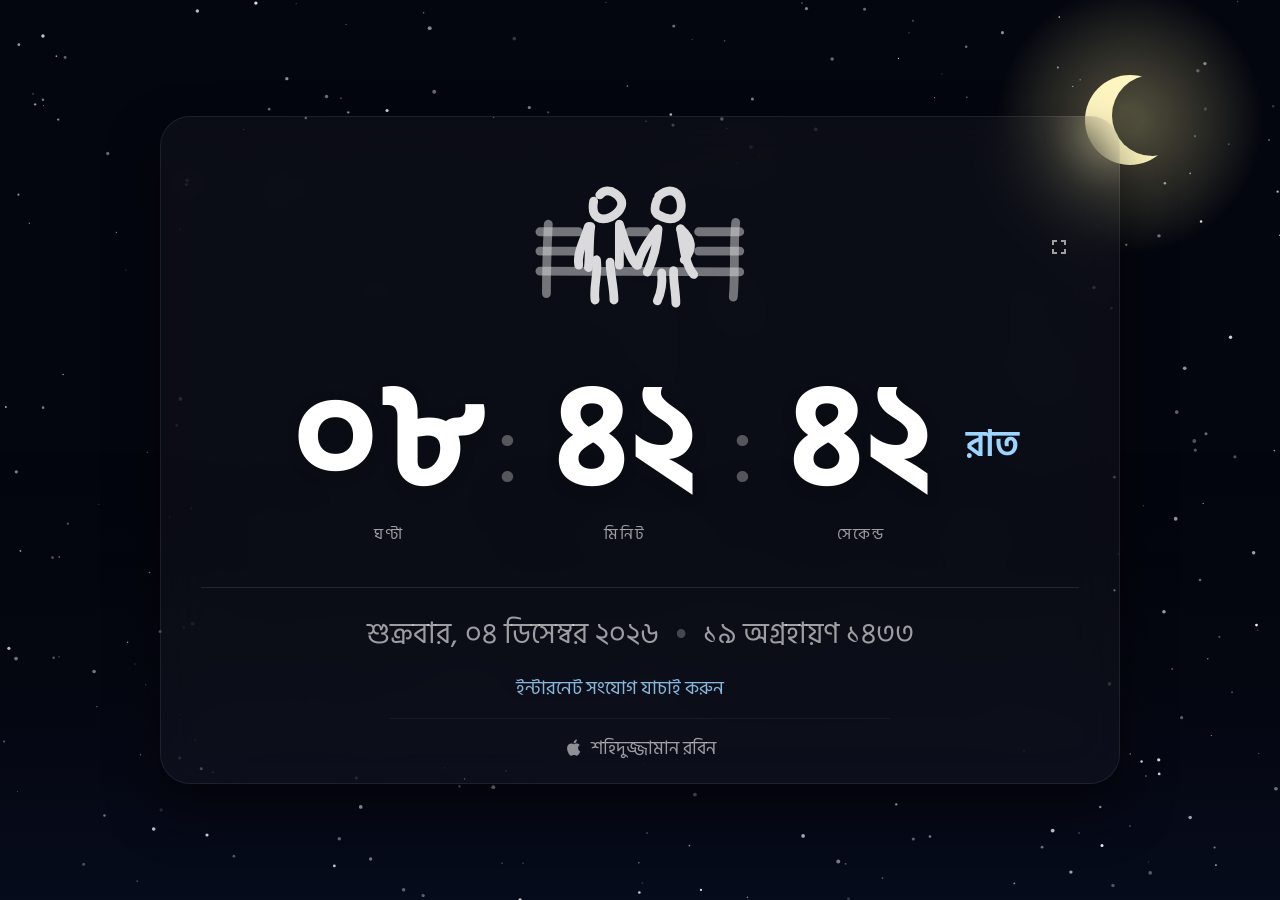
<file: index.html>
<!DOCTYPE html>
<html lang="bn">
<head>
    <meta charset="UTF-8">
    <meta name="viewport" content="width=device-width, initial-scale=1.0">
    <title>আধুনিক বাংলা ডিজিটাল ঘড়ি | Bangla Digital Clock</title>
    <link rel="stylesheet" href="style.css?v=1.17">
    <link href="https://fonts.googleapis.com/css2?family=Hind+Siliguri:wght@300;400;500;600;700&display=swap" rel="stylesheet">
</head>
<body>
    <canvas id="stars-canvas"></canvas>
    <div class="background-decor">
        <div class="circle circle-1"></div>
        <div class="circle circle-2"></div>
    </div>
    
    <main class="clock-container">
        <div class="glass-card">
            <header class="clock-header">
                <div style="width: 40px;"></div>
                <div class="couple-container">
                    <svg viewBox="0 0 400 400" fill="none" xmlns="http://www.w3.org/2000/svg">
                        <path d="M33.2803 158.651C31.3612 195.622 29.874 258.794 29.874 284.684" stroke="currentColor" stroke-opacity="0.5" stroke-width="16" stroke-linecap="round" stroke-linejoin="round"/>
                        <path d="M373.955 155.244C369.325 200.546 373.766 245.979 369.575 291.175" stroke="currentColor" stroke-opacity="0.5" stroke-width="16" stroke-linecap="round" stroke-linejoin="round"/>
                        <path d="M18 243.808C136.519 244.281 267.543 244.804 381.417 245.258" stroke="currentColor" stroke-opacity="0.5" stroke-width="16" stroke-linecap="round" stroke-linejoin="round"/>
                        <path d="M88.2517 172.304C65.0964 172.304 41.3253 172.304 18 172.304" stroke="currentColor" stroke-opacity="0.5" stroke-width="16" stroke-linecap="round" stroke-linejoin="round"/>
                        <path d="M211.114 172.275C201.009 172.275 190.636 172.275 180.457 172.275" stroke="currentColor" stroke-opacity="0.5" stroke-width="16" stroke-linecap="round" stroke-linejoin="round"/>
                        <path d="M381.423 172.275C356.723 172.275 331.366 172.275 306.485 172.275" stroke="currentColor" stroke-opacity="0.5" stroke-width="16" stroke-linecap="round" stroke-linejoin="round"/>
                        <path d="M88.2517 207.43C65.0964 207.43 41.3253 207.43 18 207.43" stroke="currentColor" stroke-opacity="0.5" stroke-width="16" stroke-linecap="round" stroke-linejoin="round"/>
                        <path d="M381.428 207.401C356.728 207.401 331.371 207.401 306.49 207.401" stroke="currentColor" stroke-opacity="0.5" stroke-width="16" stroke-linecap="round" stroke-linejoin="round"/>
                        <path d="M126.924 105.295C134.453 95.847 145.46 96.1992 155.093 102.785C199.058 132.859 103.485 181.364 115.786 116.587" stroke="currentColor" stroke-width="16" stroke-linecap="round" stroke-linejoin="round"/>
                        <path d="M233.997 107.456C282.711 65.7203 294.93 177.858 232.818 141.143C223.415 135.582 228.085 122.02 231.052 114.425" stroke="currentColor" stroke-width="16" stroke-linecap="round" stroke-linejoin="round"/>
                        <path d="M232.862 166.938C231.321 194.448 224.923 221.505 213.166 245.724" stroke="currentColor" stroke-width="16" stroke-linecap="round" stroke-linejoin="round"/>
                        <path d="M273.662 166.938C279.556 194.312 279.922 228.259 297.58 249.944" stroke="currentColor" stroke-width="16" stroke-linecap="round" stroke-linejoin="round"/>
                        <path d="M261.105 242.91C260.231 262.769 265.223 282.334 265.223 302" stroke="currentColor" stroke-width="16" stroke-linecap="round" stroke-linejoin="round"/>
                        <path d="M239.264 247.13C241.082 264.149 239.145 281.535 231.457 297.779" stroke="currentColor" stroke-width="16" stroke-linecap="round" stroke-linejoin="round"/>
                        <path d="M273.662 166.938C293.249 183.941 299.532 200.867 280.389 223.213" stroke="currentColor" stroke-width="16" stroke-linecap="round" stroke-linejoin="round"/>
                        <path d="M231.456 168.345C216.816 188.014 200.381 209.721 196.284 233.062" stroke="currentColor" stroke-width="16" stroke-linecap="round" stroke-linejoin="round"/>
                        <path d="M162.519 158.497C172.035 187.662 182.356 225.039 194.878 233.062" stroke="currentColor" stroke-width="16" stroke-linecap="round" stroke-linejoin="round"/>
                        <path d="M106.243 162.717C99.8715 184.433 84.6154 210.296 88.6112 233.062" stroke="currentColor" stroke-width="16" stroke-linecap="round" stroke-linejoin="round"/>
                        <path d="M110.463 162.717C106.928 185.886 108.781 211.862 106.242 237.283" stroke="currentColor" stroke-width="16" stroke-linecap="round" stroke-linejoin="round"/>
                        <path d="M162.519 162.717C162.519 186.124 162.519 209.523 162.519 233.062" stroke="currentColor" stroke-width="16" stroke-linecap="round" stroke-linejoin="round"/>
                        <path d="M120.799 223.214C124.716 247.87 114.636 272.305 118.326 296.372" stroke="currentColor" stroke-width="16" stroke-linecap="round" stroke-linejoin="round"/>
                        <path d="M145.635 227.434C145.901 250.59 152.669 273.297 152.669 296.372" stroke="currentColor" stroke-width="16" stroke-linecap="round" stroke-linejoin="round"/>
                    </svg>
                </div>
                <button id="fullscreen-btn" title="ফুল স্ক্রিন">
                    <svg viewBox="0 0 24 24" width="24" height="24"><path fill="currentColor" d="M7 14H5v5h5v-2H7v-3zm-2-4h2V7h3V5H5v5zm12 7h-3v2h5v-5h-2v3zM14 5v2h3v3h2V5h-5z"/></svg>
                </button>
            </header>

            <div class="time-display">
                <!-- Dummy AM/PM box to perfectly balance the layout and keep clock centered -->
                <div class="ampm-box" style="visibility: hidden;">
                    <span id="ampm-dummy">পূর্বাহ্ণ</span>
                </div>
                
                <div class="time-box" id="hours-box">
                    <div class="digit-box" id="hours">
                        <div class="digit-inner">
                            <span>০০</span>
                        </div>
                    </div>
                    <span class="label">ঘণ্টা</span>
                </div>
                <span class="separator">:</span>
                <div class="time-box" id="minutes-box">
                    <div class="digit-box" id="minutes">
                        <div class="digit-inner">
                            <span>০০</span>
                        </div>
                    </div>
                    <span class="label">মিনিট</span>
                </div>
                <span class="separator">:</span>
                <div class="time-box" id="seconds-box">
                    <div class="digit-box" id="seconds">
                        <div class="digit-inner">
                            <span>০০</span>
                        </div>
                    </div>
                    <span class="label">সেকেন্ড</span>
                </div>
                <div class="ampm-box" id="ampm-container">
                    <span id="ampm">পূর্বাহ্ণ</span>
                </div>
            </div>

            <footer class="date-display">
                <div id="full-date" class="full-date-text">শনিবার, ১ জানুয়ারি ২০২৬ || ১ বৈশাখ ১৪৩৩</div>
                <div id="location-container" class="location-wrapper">
                    <span id="location" class="location-text">স্থান নির্ধারণ করা হচ্ছে...</span>
                    <span id="weather-dot" class="dot-separator" style="opacity: 0;">•</span>
                    <span id="temp" class="temp-text"></span>
                </div>
                <div class="user-signature">
                    <svg class="mac-icon" viewBox="0 0 24 24" width="18" height="18"><path fill="currentColor" d="M18.71 19.5C17.88 20.74 17 21.95 15.66 21.97C14.32 22 13.89 21.18 12.37 21.18C10.84 21.18 10.37 21.95 9.09997 22C7.78997 22.05 6.79997 20.68 5.95997 19.47C4.24997 17 2.93997 12.45 4.69997 9.39C5.56997 7.87 7.12997 6.91 8.81997 6.88C10.1 6.86 11.32 7.75 12.11 7.75C12.89 7.75 14.37 6.68 15.92 6.84C16.57 6.87 18.39 7.1 19.56 8.82C19.47 8.88 17.39 10.1 17.41 12.63C17.44 15.65 20.06 16.66 20.09 16.67C20.06 16.74 19.67 18.11 18.71 19.5ZM13 3.5C13.73 2.67 14.94 2.04 15.94 2C16.07 3.17 15.6 4.35 14.9 5.19C14.21 6.04 13.07 6.7 11.95 6.61C11.8 5.46 12.36 4.26 13 3.5Z"/></svg>
                    <span class="user-name">শহিদুজ্জামান রবিন</span>
                </div>
            </footer>
        </div>
    </main>


    <script src="script.js"></script>
</body>
</html>
</file>
<file: style.css>
:root {
    --glass-bg: rgba(255, 255, 255, 0.03);
    --glass-border: rgba(255, 255, 255, 0.08);
    --accent-color: #9cd5ff; 
    --text-color: #ffffff;
    --label-color: var(--dynamic-label, rgba(255, 255, 255, 0.6));
}

*, html {
    margin: 0;
    padding: 0;
    box-sizing: border-box;
    font-family: 'Shurjo', 'Hind Siliguri', sans-serif;
}

html {
    overflow: hidden;
    height: 100vh;
}

body {
    background-color: var(--bg-color, #0a0a0b);
    height: 100vh;
    display: flex;
    justify-content: center;
    align-items: center;
    overflow: hidden;
    color: var(--text-color);
    transition: background-color 3s ease;
}

#stars-canvas {
    position: fixed;
    top: 0;
    left: 0;
    width: 100%;
    height: 100%;
    z-index: 0;
    pointer-events: none;
}

.background-decor {
    position: absolute;
    width: 100%;
    height: 100%;
    z-index: -1;
    overflow: hidden;
}

.circle {
    position: absolute;
    border-radius: 50%;
    filter: blur(100px); /* Increased blur for smoother transitions */
    opacity: 0.15; /* Decreased opacity to avoid harsh blobs */
}

.circle-1 {
    width: 500px;
    height: 500px;
    background: radial-gradient(circle, var(--accent-color), transparent);
    top: -100px;
    right: -100px;
}

.circle-2 {
    width: 600px;
    height: 600px;
    background: radial-gradient(circle, #ff0080, transparent);
    bottom: -150px;
    left: -150px;
}

.clock-container {
    width: 100%;
    max-width: 1000px;
    padding: 20px;
    text-align: center;
    transition: opacity 0.5s ease;
    max-height: 100vh;
    position: relative;
    z-index: 1;
}

.glass-card {
    background: var(--glass-bg);
    backdrop-filter: blur(25px); /* Stronger blur for true glassmorphism */
    -webkit-backdrop-filter: blur(25px);
    border: 1px solid var(--glass-border);
    border-radius: 30px;
    padding: 20px 40px;
    box-shadow: 0 25px 50px rgba(0, 0, 0, 0.5);
    position: relative;
    overflow: hidden;
}

.clock-header {
    display: flex;
    justify-content: space-between;
    align-items: center;
    margin-bottom: 0;
    transition: opacity 0.5s ease;
}

.couple-container {
    color: var(--text-color);
    opacity: 0.85;
    transition: all 0.3s ease;
    display: flex;
    align-items: center;
    justify-content: center;
}

.couple-container svg {
    width: 220px;
    height: 220px;
}

.couple-container:hover {
    opacity: 1;
    transform: scale(1.05);
}

#fullscreen-btn {
    background: transparent;
    border: none;
    color: var(--label-color);
    cursor: pointer;
    padding: 8px;
    border-radius: 50%;
    transition: all 0.5s ease;
    display: flex;
    align-items: center;
    justify-content: center;
}

#fullscreen-btn:hover {
    color: var(--text-color);
    background: rgba(255, 255, 255, 0.1);
    transform: scale(1.1);
}

.time-display {
    display: flex;
    justify-content: center;
    align-items: center;
    gap: 30px;
    margin-bottom: 30px;
    position: relative;
    padding: 0 60px; /* Balanced padding */
}

.time-box {
    display: flex;
    flex-direction: column;
    align-items: center;
    min-width: 120px;
    position: relative;
}

.digit-box {
    height: clamp(4rem, 12vw, 9rem);
    width: clamp(140px, 18vw, 200px); /* FIXED WIDTH */
    overflow: hidden;
    position: relative;
    font-size: clamp(4rem, 12vw, 9rem);
    font-weight: 700;
    font-variant-numeric: tabular-nums;
}

.digit-inner {
    display: flex;
    flex-direction: column;
    height: 100%;
    width: 100%; 
}

.digit-inner.sliding {
    transition: transform 0.85s cubic-bezier(0.16, 1, 0.3, 1);
}

.digit-inner span {
    height: 100%;
    width: 100%;
    display: flex;
    align-items: center;
    justify-content: center;
    text-align: center;
    transition: opacity 0.85s ease; /* Match transition speed */
    text-shadow: 0 4px 15px rgba(0, 0, 0, 0.15); /* Added glow/shadow for better contrast */
}

.separator {
    font-size: clamp(3rem, 10vw, 7rem);
    font-weight: 300;
    opacity: 0.3; /* More subtle separators */
    margin-bottom: 1.2rem;
}

.label {
    font-size: clamp(0.7rem, 2vw, 1rem);
    color: var(--label-color);
    text-transform: uppercase;
    letter-spacing: 2px;
    margin-top: 10px;
}

.ampm-box {
    display: flex;
    align-items: center;
    margin-bottom: 25px; /* Offset to align perfectly with the digits */
    white-space: nowrap;
}

#ampm {
    font-size: clamp(1.2rem, 3vw, 2.22rem);
    color: var(--accent-color);
    font-weight: 600;
}

.date-display {
    border-top: 1px solid rgba(255, 255, 255, 0.1);
    padding-top: 20px;
    display: flex;
    flex-direction: column;
    align-items: center;
    text-align: center;
}

#full-date {
    font-size: clamp(1rem, 3vw, 1.8rem);
    font-weight: 400;
    color: var(--label-color);
    margin-bottom: 5px;
    display: flex;
    justify-content: center;
    align-items: center;
}

.location-wrapper {
    display: flex;
    justify-content: center;
    align-items: center;
    gap: 15px;
    margin: 5px 0;
}

.location-text, .temp-text {
    font-size: clamp(0.8rem, 2.5vw, 1.2rem);
    color: var(--label-color);
    opacity: 0.85;
    font-weight: 400;
}

.temp-text {
    font-weight: 600; /* Make temperature slightly bolder */
}

.dot-separator {
    color: var(--label-color);
    font-size: 1.5rem;
    opacity: 0.4;
    transition: opacity 0.5s ease;
    display: inline-block;
    transform: translateY(2px);
}

.user-signature {
    font-size: clamp(0.7rem, 2vw, 1.1rem);
    color: rgba(255, 255, 255, 0.6);
    font-weight: 400;
    border-top: 1px solid rgba(255, 255, 255, 0.05);
    display: flex;
    justify-content: center;
    align-items: center;
    gap: 8px;
    padding-top: 15px;
    margin-top: 5px;
    width: 100%;
    max-width: 500px; /* Constrain for better visual alignment */
}

.user-signature::after {
    display: none;
}

.mac-icon {
    width: 1.1em;
    height: 1.1em;
    opacity: 0.9;
    position: relative;
    top: -1px;
}

.user-name {
    white-space: nowrap;
}

/* Sub-animation Digit Change (No longer using fade-only, now sliding) */
@keyframes slide-up {
    from { transform: translateY(0); opacity: 1; }
    to { transform: translateY(-100%); opacity: 0; }
}

/* Responsive Styles */
@media (max-width: 600px) {
    .glass-card {
        padding: 30px 20px;
    }
    .time-display {
        flex-direction: column;
        align-items: center;
        gap: 20px;
    }
    .time-box {
        min-width: 100%;
    }
    .separator {
        display: none;
    }
    .ampm-box {
        position: static;
        margin-top: 10px;
        transform: none;
    }
}

/* Body hiding cursor when inactive */
.no-cursor {
    cursor: none;
}
</file>
